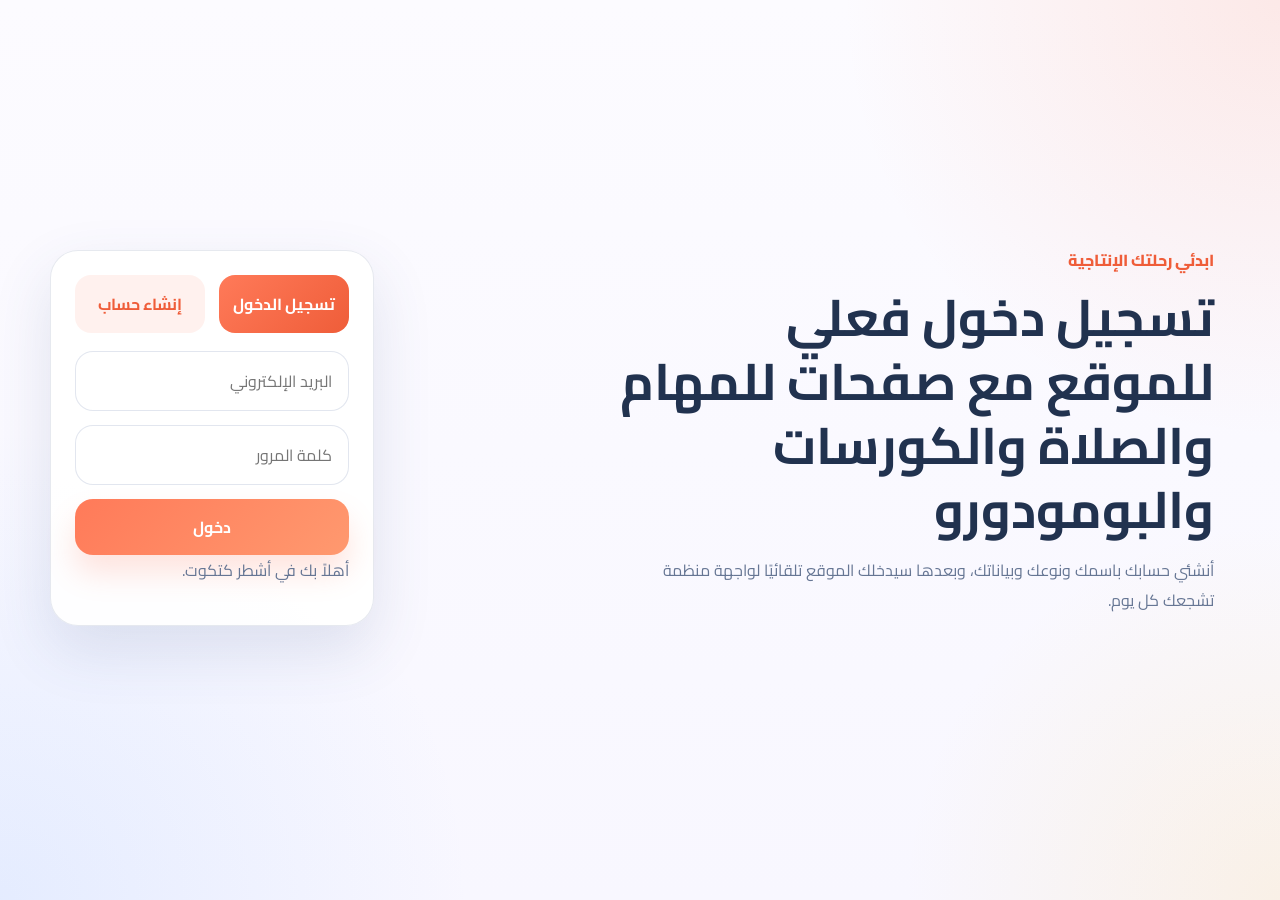
<file: index.html>
<!DOCTYPE html>
<html lang="ar" dir="rtl">
<head>
  <meta charset="UTF-8">
  <meta name="viewport" content="width=device-width, initial-scale=1.0">
  <title>أشطر كتكوت | تنظيم الوقت</title>
  <link rel="preconnect" href="https://fonts.googleapis.com">
  <link rel="preconnect" href="https://fonts.gstatic.com" crossorigin>
  <link href="https://fonts.googleapis.com/css2?family=Cairo:wght@400;600;700;800&display=swap" rel="stylesheet">
  <link rel="stylesheet" href="styles.css">
</head>
<body data-page="tasks">
  <div class="page-shell">
    <header class="hero">
      <nav class="top-nav">
        <a class="brand" href="index.html">أشطر كتكوت</a>
        <div class="nav-links">
          <a class="nav-link active" href="index.html">مهامي اليومية</a>
          <a class="nav-link" href="prayer.html">الصلاة والقرآن</a>
          <a class="nav-link" href="azkar.html">الأذكار</a>
          <a class="nav-link" href="life-azkar.html">أذكار متنوعة</a>
          <a class="nav-link" href="sebha.html">السبحة</a>
          <a class="nav-link" href="courses.html">الكورسات</a>
          <a class="nav-link" href="skills.html">المهارات</a>
          <a class="nav-link" href="books.html">الكتب</a>
          <a class="nav-link" href="pomodoro.html">البومودورو</a>
          <a class="nav-link" href="motivation.html">التحفيز</a>
          <a class="nav-link" href="profile.html">الملف الشخصي</a>
          <a class="nav-link auth-nav-link" href="login.html">خروج</a>
        </div>
      </nav>
      <div class="hero-grid">
        <section class="hero-copy">
          <p class="eyebrow">نظمي يومك بحب وحماس</p>
          <h1>خططي مهامك اليومية وشوفي نسبة إنجازك تكبر خطوة بخطوة</h1>
          <p class="hero-text">
            أضيفي مهامك، تابعي تقدمك من خلال الدائرة التفاعلية، ولما تخلصي كل شيء هيظهر لك الكتكوت اللطيف برسالة تشجيع باسمك.
          </p>
          <a class="primary-btn inline-btn" href="profile.html">فتح لوحة التحكم</a>
        </section>
        <section class="hero-card progress-card">
          <div class="welcome-line">مرحبًا <span id="display-name">يا بطلة</span></div>
          <div class="progress-ring-wrap">
            <svg class="progress-ring" viewBox="0 0 160 160" aria-label="نسبة الإنجاز">
              <circle class="ring-bg" cx="80" cy="80" r="62"></circle>
              <circle class="ring-value tasks-ring" cx="80" cy="80" r="62"></circle>
            </svg>
            <div class="ring-center">
              <strong id="tasks-progress-value">0%</strong>
              <span>إنجاز اليوم</span>
            </div>
          </div>
          <p class="progress-note" id="tasks-progress-note">ابدئي بأول مهمة صغيرة وسيبدأ التقدّم في الامتلاء.</p>
        </section>
      </div>
    </header>
    <main class="content-grid">
      <section class="panel task-panel">
        <div class="panel-head">
          <div>
            <p class="mini-title">جدول المهام</p>
            <h2>مهامي اليومية</h2>
          </div>
          <button class="ghost-btn" id="clear-completed">حذف المنجز</button>
        </div>
        <form id="task-form" class="task-form">
          <input id="task-input" type="text" placeholder="اكتبي مهمة جديدة..." maxlength="120" required>
          <button class="primary-btn" type="submit">إضافة</button>
        </form>
        <div class="task-toolbar">
          <span id="task-stats">0 من 0 تم إنجازها</span>
          <button class="text-btn" id="seed-tasks">إضافة اقتراحات لليوم</button>
        </div>
        <ul id="task-list" class="task-list"></ul>
      </section>
      <aside class="panel celebrate-panel">
        <div class="panel-head">
          <div>
            <p class="mini-title">مساحة التشجيع</p>
            <h2>الكتكوت ينتظر إنجازك</h2>
          </div>
        </div>
        <div class="chick-card hidden" id="chick-card">
          <div class="chick-figure" aria-hidden="true">
            <div class="chick-face">
              <span class="eye eye-right"></span>
              <span class="eye eye-left"></span>
              <span class="beak"></span>
            </div>
          </div>
          <p class="celebration-text" id="celebration-text"></p>
        </div>
        <div class="motivation-card" id="motivation-card">
          <h3>كل علامة صح تقرّبك من 100%</h3>
          <p>رتبي مهامك من الأسهل للأهم، واحتفلي بأي تقدم حتى لو كان صغيرًا. أنتِ تبنين يومًا أجمل خطوة خطوة.</p>
        </div>
      </aside>
    </main>
  </div>
  <script src="script.js"></script>
</body>
</html>
</file>
<file: styles.css>
:root {
  --bg: #f8f7ff;
  --surface: rgba(255, 255, 255, 0.9);
  --text: #21324f;
  --muted: #667694;
  --primary: #ff7a59;
  --primary-deep: #ef5d39;
  --border: rgba(79, 102, 143, 0.14);
  --shadow: 0 24px 60px rgba(67, 84, 132, 0.14);
}

* {
  box-sizing: border-box;
}

body {
  margin: 0;
  min-height: 100vh;
  font-family: "Cairo", sans-serif;
  color: var(--text);
  background:
    radial-gradient(circle at top right, rgba(255, 122, 89, 0.14), transparent 28%),
    radial-gradient(circle at bottom left, rgba(110, 168, 255, 0.14), transparent 30%),
    radial-gradient(circle at bottom right, rgba(255, 204, 102, 0.16), transparent 24%),
    linear-gradient(180deg, #fcfbff 0%, var(--bg) 100%);
}

a {
  color: inherit;
  text-decoration: none;
}

button,
input,
select {
  font: inherit;
}

.page-shell {
  width: min(1180px, calc(100% - 32px));
  margin: 0 auto;
  padding: 24px 0 48px;
}

.hero,
.sub-hero,
.panel,
.modal-card {
  border: 1px solid var(--border);
  border-radius: 28px;
  background: rgba(255, 255, 255, 0.9);
  box-shadow: var(--shadow);
}

.hero,
.sub-hero {
  padding: 22px;
  overflow: hidden;
  position: relative;
  background: linear-gradient(135deg, rgba(255, 255, 255, 0.98), rgba(243, 247, 255, 0.95));
}

.hero::before,
.sub-hero::before {
  content: "";
  position: absolute;
  inset: auto -50px -80px auto;
  width: 240px;
  height: 240px;
  background: radial-gradient(circle, rgba(255, 122, 89, 0.18), transparent 70%);
}

.top-nav,
.panel-head,
.task-toolbar {
  display: flex;
  align-items: center;
  justify-content: space-between;
  gap: 16px;
}

.top-nav {
  margin-bottom: 36px;
}

.brand {
  font-weight: 800;
  font-size: 1.35rem;
}

.nav-links {
  display: flex;
  flex-wrap: wrap;
  gap: 10px;
}

.nav-link {
  padding: 10px 16px;
  border-radius: 999px;
  color: var(--muted);
}

.nav-link:hover,
.nav-link.active {
  background: rgba(255, 122, 89, 0.12);
  color: var(--primary-deep);
}

.hero-grid,
.sub-hero-content,
.content-grid,
.prayer-grid,
.azkar-layout,
.task-form,
.name-form,
.quran-form,
.quran-row {
  display: grid;
  gap: 18px;
}

.hero-grid {
  grid-template-columns: 1.4fr 0.9fr;
  align-items: center;
}

.sub-hero-content {
  grid-template-columns: 1.2fr 0.8fr;
  align-items: center;
}

.content-grid {
  grid-template-columns: 1.3fr 0.8fr;
  margin-top: 24px;
  align-items: start;
}

.prayer-sections,
.azkar-sections,
.life-azkar-grid,
.sebha-layout,
.motivation-layout,
.skills-grid,
.books-grid {
  display: grid;
  gap: 22px;
  margin-top: 24px;
}

.prayer-sections {
  grid-template-columns: 1fr 1fr 0.9fr;
}

.azkar-sections {
  grid-template-columns: 1fr 1fr;
}

.life-azkar-grid {
  grid-template-columns: repeat(2, minmax(0, 1fr));
}

.motivation-layout {
  grid-template-columns: 0.86fr 1.14fr;
}

.skills-grid {
  grid-template-columns: repeat(2, minmax(0, 1fr));
}

.books-grid {
  grid-template-columns: repeat(3, minmax(0, 1fr));
}

.prayer-grid {
  grid-template-columns: repeat(3, 1fr);
  margin-top: 24px;
}

.azkar-layout {
  grid-template-columns: 1fr 1fr;
  margin-top: 24px;
}

.task-form,
.quran-row {
  grid-template-columns: 1fr auto;
}

.eyebrow,
.mini-title {
  margin: 0 0 10px;
  color: var(--primary-deep);
  font-weight: 800;
}

h1,
h2,
h3,
p {
  margin-top: 0;
}

h1 {
  font-size: clamp(2rem, 4vw, 3.4rem);
  line-height: 1.25;
  margin-bottom: 14px;
}

h2 {
  font-size: 1.55rem;
  margin-bottom: 0;
}

.hero-text,
.helper-text,
.progress-note,
.task-toolbar,
.task-meta {
  color: var(--muted);
}

.panel,
.hero-card {
  padding: 24px;
}

.hero-card,
.motivation-card,
.chick-card,
.reminder-card {
  border-radius: 26px;
  border: 1px solid var(--border);
  background: linear-gradient(180deg, rgba(255, 250, 245, 0.98), rgba(255, 255, 255, 0.96));
  box-shadow: var(--shadow);
  padding: 22px;
}

.progress-card,
.compact-progress {
  text-align: center;
}

.welcome-line {
  font-weight: 700;
  margin-bottom: 14px;
}

.progress-ring-wrap {
  position: relative;
  width: 180px;
  height: 180px;
  margin: 0 auto 18px;
}

.progress-ring-wrap.small {
  width: 160px;
  height: 160px;
}

.progress-ring {
  width: 100%;
  height: 100%;
  transform: rotate(-90deg);
}

.ring-bg,
.ring-value {
  fill: none;
  stroke-width: 14;
}

.ring-bg {
  stroke: rgba(31, 182, 166, 0.12);
}

.ring-value {
  stroke: var(--primary);
  stroke-linecap: round;
  stroke-dasharray: 389.56;
  stroke-dashoffset: 389.56;
  transition: stroke-dashoffset 0.45s ease;
}

.prayer-ring {
  stroke: #2f9e78;
}

.ring-center {
  position: absolute;
  inset: 0;
  display: grid;
  place-content: center;
}

.ring-center strong {
  font-size: 2rem;
}

input[type="text"],
input[type="number"],
input[type="email"],
input[type="password"],
select {
  width: 100%;
  border: 1px solid rgba(96, 118, 166, 0.18);
  border-radius: 18px;
  padding: 14px 16px;
  background: rgba(255, 255, 255, 0.94);
  color: var(--text);
}

.primary-btn,
.ghost-btn,
.text-btn,
.delete-btn {
  border: none;
  cursor: pointer;
}

.inline-btn {
  display: inline-flex;
  align-items: center;
  justify-content: center;
}

.primary-btn,
.ghost-btn {
  padding: 13px 18px;
  border-radius: 18px;
  font-weight: 700;
}

.primary-btn {
  color: #fff;
  background: linear-gradient(135deg, var(--primary), #ff996f);
  box-shadow: 0 18px 30px rgba(255, 122, 89, 0.2);
}

.ghost-btn {
  background: rgba(255, 122, 89, 0.1);
  color: var(--primary-deep);
}

.text-btn {
  background: transparent;
  color: var(--primary-deep);
  padding: 0;
}

.mini-progress-badge {
  min-width: 78px;
  text-align: center;
  padding: 10px 14px;
  border-radius: 999px;
  background: rgba(255, 122, 89, 0.12);
  color: var(--primary-deep);
  font-weight: 800;
}

.mini-progress-badge.green {
  background: rgba(110, 168, 255, 0.14);
  color: #4474c7;
}

.task-list,
.prayer-list,
.azkar-list {
  list-style: none;
  margin: 0;
  padding: 0;
  display: grid;
  gap: 12px;
}

.task-item,
.prayer-item,
.azkar-card {
  display: flex;
  gap: 14px;
  align-items: center;
  border: 1px solid var(--border);
  border-radius: 22px;
  padding: 14px 16px;
  background: rgba(255, 255, 255, 0.92);
}

.task-item.done .task-label,
.prayer-item.done .prayer-name {
  text-decoration: line-through;
  color: #9a897b;
}

.task-main,
.prayer-main {
  flex: 1;
}

.task-meta {
  font-size: 0.9rem;
}

.checkbox {
  width: 24px;
  height: 24px;
  accent-color: var(--primary);
}

.prayer-item .checkbox {
  accent-color: #2f9e78;
}

.delete-btn {
  background: rgba(255, 73, 73, 0.12);
  color: #ff8c8c;
  border-radius: 12px;
  padding: 8px 10px;
}

.hidden {
  display: none !important;
}

.chick-figure {
  width: 170px;
  height: 170px;
  margin: 0 auto 18px;
  background: radial-gradient(circle at 50% 30%, #ffe489, #ffc93d 70%);
  border-radius: 50%;
  position: relative;
  box-shadow: inset 0 -12px 0 rgba(255, 171, 24, 0.25);
}

.chick-figure::before,
.chick-figure::after {
  content: "";
  position: absolute;
  top: -18px;
  width: 34px;
  height: 34px;
  background: #ffe489;
  border-radius: 8px 18px 8px 18px;
}

.chick-figure::before {
  right: 42px;
  transform: rotate(26deg);
}

.chick-figure::after {
  left: 42px;
  transform: rotate(-26deg);
}

.chick-face {
  position: absolute;
  inset: 0;
}

.eye {
  position: absolute;
  top: 68px;
  width: 12px;
  height: 18px;
  background: #3f2d1d;
  border-radius: 50%;
}

.eye-right {
  right: 56px;
}

.eye-left {
  left: 56px;
}

.beak {
  position: absolute;
  top: 88px;
  left: 50%;
  transform: translateX(-50%);
  width: 28px;
  height: 20px;
  background: linear-gradient(180deg, #ff9b4d, #f07b22);
  clip-path: polygon(50% 100%, 0 0, 100% 0);
}

.celebration-text {
  font-size: 1.25rem;
  text-align: center;
  font-weight: 700;
  line-height: 1.8;
}

.modal-backdrop {
  position: fixed;
  inset: 0;
  background: rgba(15, 37, 61, 0.35);
  display: grid;
  place-items: center;
  padding: 20px;
}

.modal-card {
  width: min(500px, 100%);
  padding: 28px;
  background: #ffffff;
}

.modal-actions {
  display: flex;
  justify-content: flex-end;
  gap: 10px;
}

.linear-progress {
  height: 14px;
  border-radius: 999px;
  background: rgba(255, 122, 89, 0.12);
  overflow: hidden;
}

.linear-progress span {
  display: block;
  height: 100%;
  width: 0;
  border-radius: inherit;
  background: linear-gradient(135deg, #ff7a59, #ffb56a);
  transition: width 0.35s ease;
}

.azkar-card {
  flex-direction: column;
  align-items: flex-start;
}

.azkar-card-top,
.save-row,
.sebha-display,
.sebha-controls,
.forest-history,
.history-day {
  display: grid;
  gap: 12px;
}

.azkar-card-top {
  width: 100%;
  grid-template-columns: 1fr auto;
  align-items: center;
}

.azkar-checkbox {
  accent-color: #2f8c5b;
}

.save-row {
  margin-top: 18px;
  grid-template-columns: auto 1fr;
  align-items: center;
}

.wheel-stage {
  position: relative;
  width: min(360px, 100%);
  aspect-ratio: 1;
  margin: 0 auto 18px;
  filter: drop-shadow(0 24px 40px rgba(41, 82, 129, 0.16));
}

.wheel-pointer {
  position: absolute;
  top: -8px;
  left: 50%;
  transform: translateX(-50%);
  width: 0;
  height: 0;
  border-left: 18px solid transparent;
  border-right: 18px solid transparent;
  border-top: 38px solid #ff8d5d;
  z-index: 2;
}

.motivation-wheel {
  width: 100%;
  height: 100%;
  border-radius: 50%;
  border: 14px solid rgba(255, 255, 255, 0.96);
  box-shadow: var(--shadow);
  background:
    conic-gradient(
      #1fb6a6 0deg 30deg,
      #57a0ff 30deg 60deg,
      #ffd36e 60deg 90deg,
      #ff9cb5 90deg 120deg,
      #a98bff 120deg 150deg,
      #6ed5c8 150deg 180deg,
      #6bb8ff 180deg 210deg,
      #ffbf78 210deg 240deg,
      #7dd3fc 240deg 270deg,
      #ffb4c7 270deg 300deg,
      #95f0dd 300deg 330deg,
      #87a8ff 330deg 360deg
    );
  display: grid;
  place-items: center;
  transition: transform 1.05s cubic-bezier(0.2, 0.8, 0.2, 1);
  position: relative;
}

.motivation-wheel::before {
  content: "";
  position: absolute;
  inset: 10px;
  border-radius: 50%;
  border: 2px dashed rgba(255, 255, 255, 0.46);
}

.wheel-center {
  width: 128px;
  height: 128px;
  border-radius: 50%;
  background: linear-gradient(180deg, rgba(255, 255, 255, 0.98), rgba(241, 249, 255, 0.96));
  display: grid;
  place-items: center;
  font-weight: 800;
  color: var(--primary-deep);
  box-shadow: 0 16px 30px rgba(31, 79, 121, 0.16);
}

.motivation-result-panel {
  background:
    radial-gradient(circle at top right, rgba(255, 204, 102, 0.2), transparent 28%),
    linear-gradient(180deg, rgba(249, 252, 255, 0.98), rgba(241, 247, 255, 0.96));
}

.motivation-card-view {
  display: grid;
  gap: 16px;
  border-radius: 28px;
  overflow: hidden;
  background: rgba(255, 255, 255, 0.98);
  border: 1px solid var(--border);
  box-shadow: 0 22px 46px rgba(31, 79, 121, 0.12);
}

.motivation-card-view img {
  width: 100%;
  height: 320px;
  object-fit: cover;
  display: block;
}

.motivation-copy {
  padding: 4px 22px 24px;
}

.motivation-copy strong {
  display: block;
  font-size: 1.45rem;
  color: var(--primary-deep);
  margin-bottom: 10px;
}

.motivation-copy p {
  font-size: 1.05rem;
  line-height: 2;
}

.god-message-box {
  margin: 14px 0 0;
  padding: 22px;
  border-radius: 24px;
  background:
    radial-gradient(circle at top left, rgba(255, 122, 89, 0.1), transparent 30%),
    linear-gradient(180deg, rgba(255, 250, 245, 0.98), rgba(255, 255, 255, 0.96));
  border: 1px solid rgba(255, 122, 89, 0.16);
  line-height: 2;
  font-weight: 700;
  font-size: 1.06rem;
  box-shadow: inset 0 1px 0 rgba(255, 255, 255, 0.85);
}

.sebha-layout {
  grid-template-columns: 1fr;
}

.sebha-controls {
  grid-template-columns: 1fr 1fr 0.7fr;
}

.sebha-display {
  margin: 18px 0;
  justify-items: center;
  text-align: center;
  padding: 28px;
  border-radius: 26px;
  background: linear-gradient(180deg, rgba(234, 250, 247, 0.96), rgba(255, 255, 255, 0.98));
}

.sebha-display strong {
  font-size: 4rem;
  color: var(--primary-deep);
}

.life-azkar-card strong {
  font-size: 1.1rem;
}

.azkar-card strong {
  color: var(--primary-deep);
}

.azkar-card p {
  margin-bottom: 8px;
  line-height: 1.9;
}

.split-inputs,
.auth-tabs,
.timer-actions,
.tree-choices,
.forest-grid,
.courses-grid {
  display: grid;
  gap: 14px;
}

.split-inputs {
  grid-template-columns: 1fr 1fr;
}

.auth-shell {
  min-height: 100vh;
  display: grid;
  align-items: center;
}

.auth-hero {
  display: grid;
  grid-template-columns: 1.1fr 0.9fr;
  gap: 24px;
  align-items: center;
}

.auth-copy {
  padding: 16px;
}

.auth-card {
  max-width: 520px;
  justify-self: end;
}

.auth-tabs {
  grid-template-columns: 1fr 1fr;
  margin-bottom: 18px;
}

.auth-tab {
  border: none;
  border-radius: 16px;
  padding: 14px;
  background: rgba(255, 122, 89, 0.1);
  color: var(--primary-deep);
  font-weight: 700;
  cursor: pointer;
}

.auth-tab.active {
  background: linear-gradient(135deg, var(--primary), var(--primary-deep));
  color: #fff;
}

.auth-form {
  display: grid;
  gap: 14px;
}

.courses-grid {
  grid-template-columns: repeat(2, minmax(0, 1fr));
  margin-top: 24px;
}

.profile-layout {
  display: grid;
  grid-template-columns: 1.1fr 0.9fr;
  gap: 22px;
  margin-top: 24px;
}

.course-card {
  background: linear-gradient(180deg, rgba(255, 255, 255, 0.98), rgba(245, 248, 255, 0.95));
}

.course-accordion {
  padding: 0;
  overflow: hidden;
}

.course-summary {
  list-style: none;
  cursor: pointer;
  padding: 24px;
}

.course-summary::-webkit-details-marker {
  display: none;
}

.course-summary::after {
  content: "عرض الروابط";
  display: inline-flex;
  margin-top: 12px;
  padding: 8px 14px;
  border-radius: 999px;
  background: rgba(255, 122, 89, 0.12);
  color: var(--primary-deep);
  font-weight: 700;
}

.course-accordion[open] .course-summary::after {
  content: "إخفاء الروابط";
}

.course-levels {
  padding: 0 24px 24px;
  display: grid;
  gap: 16px;
}

.course-level-block {
  border-radius: 22px;
  padding: 18px;
  background: rgba(255, 255, 255, 0.78);
  border: 1px solid rgba(96, 118, 166, 0.12);
}

.course-level-block h3 {
  margin-bottom: 12px;
}

.course-links {
  display: grid;
  gap: 12px;
}

.course-link-card {
  display: grid;
  gap: 6px;
  padding: 16px;
  border-radius: 18px;
  background: rgba(255, 255, 255, 0.96);
  border: 1px solid rgba(96, 118, 166, 0.12);
  transition: transform 0.2s ease, box-shadow 0.2s ease;
}

.course-link-card:hover {
  transform: translateY(-2px);
  box-shadow: 0 12px 24px rgba(67, 84, 132, 0.08);
}

.course-link-card span {
  color: var(--muted);
}

.skill-card,
.book-card {
  position: relative;
  overflow: hidden;
}

.skill-card::before,
.book-card::before {
  content: "";
  position: absolute;
  inset: auto -50px -70px auto;
  width: 160px;
  height: 160px;
  background: radial-gradient(circle, rgba(255, 122, 89, 0.16), transparent 72%);
  pointer-events: none;
}

.skill-links {
  display: grid;
  gap: 14px;
  margin-top: 18px;
}

.book-sources {
  display: grid;
  gap: 12px;
  margin-top: 18px;
}

.reader-panel {
  margin-top: 24px;
}

.reader-frame-wrap {
  margin-top: 18px;
  border-radius: 24px;
  overflow: hidden;
  min-height: 540px;
  border: 1px solid rgba(96, 118, 166, 0.12);
  background:
    linear-gradient(180deg, rgba(255, 255, 255, 0.96), rgba(245, 248, 255, 0.94));
}

#books-reader-frame {
  width: 100%;
  min-height: 540px;
  border: 0;
  background: #ffffff;
}

.book-open-btn {
  width: 100%;
  text-align: right;
  cursor: pointer;
}

.pomodoro-body {
  background:
    radial-gradient(circle at top left, rgba(255, 122, 89, 0.14), transparent 28%),
    radial-gradient(circle at bottom right, rgba(110, 168, 255, 0.14), transparent 26%),
    linear-gradient(180deg, #fbfcff 0%, #f7f8ff 100%);
}

.pomodoro-layout {
  display: grid;
  grid-template-columns: 0.9fr 1.1fr 0.9fr;
  gap: 22px;
  margin-top: 24px;
}

.tree-choices {
  grid-template-columns: 1fr 1fr;
}

.tree-choice {
  border: 1px solid rgba(0, 0, 0, 0.08);
  border-radius: 22px;
  padding: 18px;
  background: rgba(255, 255, 255, 0.86);
  cursor: pointer;
  display: grid;
  gap: 8px;
  text-align: center;
  color: var(--text);
}

.tree-choice.active {
  outline: 3px solid color-mix(in srgb, var(--tree-color) 55%, white 45%);
  background: color-mix(in srgb, var(--tree-color) 16%, white 84%);
}

.tree-choice-emoji,
.forest-emoji {
  font-size: 2rem;
}

.timer-panel {
  background: linear-gradient(180deg, rgba(255, 255, 255, 0.96), rgba(245, 250, 248, 0.96));
}

.timer-display {
  font-size: clamp(3rem, 7vw, 5rem);
  text-align: center;
  font-weight: 800;
  color: var(--primary-deep);
  letter-spacing: 0.04em;
}

.timer-actions {
  grid-template-columns: repeat(3, 1fr);
}

.growing-stage {
  position: relative;
  min-height: 260px;
  margin-top: 16px;
  border-radius: 28px;
  background:
    linear-gradient(180deg, rgba(203, 236, 255, 0.8), rgba(238, 250, 255, 0.65) 54%, rgba(220, 245, 221, 0.8) 54%, rgba(220, 245, 221, 0.92) 100%);
  overflow: hidden;
}

.soil {
  position: absolute;
  bottom: 0;
  left: 0;
  right: 0;
  height: 68px;
  background: linear-gradient(180deg, #8b603c, #6d4626);
}

.tree-plant {
  --growth: 8%;
  --tree-color: #58a66c;
  position: absolute;
  bottom: 50px;
  left: 50%;
  transform: translateX(-50%);
  width: 180px;
  height: 200px;
  display: grid;
  place-items: end center;
}

.tree-plant::before,
.tree-plant::after {
  content: "";
  position: absolute;
  bottom: calc(70px + var(--growth) * 0.2);
  width: calc(56px + var(--growth) * 0.5);
  height: calc(80px + var(--growth) * 0.45);
  background: linear-gradient(180deg, color-mix(in srgb, var(--tree-color) 88%, white 12%), color-mix(in srgb, var(--tree-color) 64%, #295a37 36%));
  border-radius: 50% 50% 42% 42%;
  filter: drop-shadow(0 8px 10px rgba(25, 61, 35, 0.14));
}

.tree-plant::before {
  transform: translateX(-26px);
}

.tree-plant::after {
  transform: translateX(26px);
}

.tree-trunk {
  width: 20px;
  height: calc(50px + var(--growth) * 0.58);
  background: linear-gradient(180deg, #8b603c, #6f4527);
  border-radius: 999px;
  position: absolute;
  bottom: 0;
}

.tree-crown {
  position: absolute;
  bottom: calc(52px + var(--growth) * 0.34);
  width: calc(72px + var(--growth) * 0.68);
  height: calc(92px + var(--growth) * 0.48);
  background: radial-gradient(circle at 40% 25%, rgba(255,255,255,0.68), color-mix(in srgb, var(--tree-color) 82%, #20492d 18%));
  border-radius: 52% 52% 44% 44%;
  box-shadow:
    -30px 26px 0 color-mix(in srgb, var(--tree-color) 90%, white 10%),
    30px 24px 0 color-mix(in srgb, var(--tree-color) 84%, white 16%),
    0 18px 0 color-mix(in srgb, var(--tree-color) 96%, white 4%);
}

.forest-panel {
  background: linear-gradient(180deg, rgba(255, 255, 255, 0.96), rgba(245, 248, 255, 0.95));
}

.forest-grid {
  grid-template-columns: 1fr 1fr;
}

.forest-history {
  margin-top: 18px;
}

.forest-item {
  border-radius: 20px;
  padding: 16px;
  background: color-mix(in srgb, var(--tree-color) 14%, white 86%);
  border: 1px solid color-mix(in srgb, var(--tree-color) 28%, white 72%);
  display: grid;
  gap: 6px;
  justify-items: center;
  text-align: center;
}

.history-day {
  padding: 16px;
  border-radius: 20px;
  background: rgba(255, 255, 255, 0.9);
  border: 1px solid rgba(96, 118, 166, 0.12);
}

.history-day h3 {
  margin-bottom: 4px;
}

.forest-counter {
  color: var(--primary-deep);
  font-weight: 700;
}

.city-form {
  margin-bottom: 12px;
}

.summary-cards {
  display: grid;
  gap: 14px;
}

.summary-card {
  border-radius: 20px;
  padding: 18px;
  background: linear-gradient(180deg, rgba(255, 255, 255, 0.98), rgba(244, 247, 255, 0.92));
  border: 1px solid rgba(96, 118, 166, 0.14);
  display: grid;
  gap: 8px;
}

.summary-card span {
  color: var(--muted);
}

.summary-card strong {
  font-size: 1.1rem;
}

@media (max-width: 980px) {
  .hero-grid,
  .sub-hero-content,
  .content-grid,
  .prayer-grid,
  .azkar-layout,
  .auth-hero,
  .pomodoro-layout,
  .courses-grid,
  .profile-layout,
  .prayer-sections,
  .azkar-sections,
  .life-azkar-grid,
  .motivation-layout,
  .skills-grid,
  .books-grid {
    grid-template-columns: 1fr;
  }
}

@media (max-width: 640px) {
  .page-shell {
    width: min(100% - 18px, 100%);
    padding-top: 12px;
  }

  .hero,
  .sub-hero,
  .panel {
    border-radius: 24px;
  }

  .top-nav,
  .task-form,
  .task-toolbar,
  .quran-row,
  .modal-actions,
  .split-inputs,
  .timer-actions,
  .tree-choices,
  .forest-grid,
  .auth-tabs,
  .sebha-controls,
  .save-row {
    display: grid;
    grid-template-columns: 1fr;
  }

  .nav-links {
    justify-content: center;
  }
}
</file>
